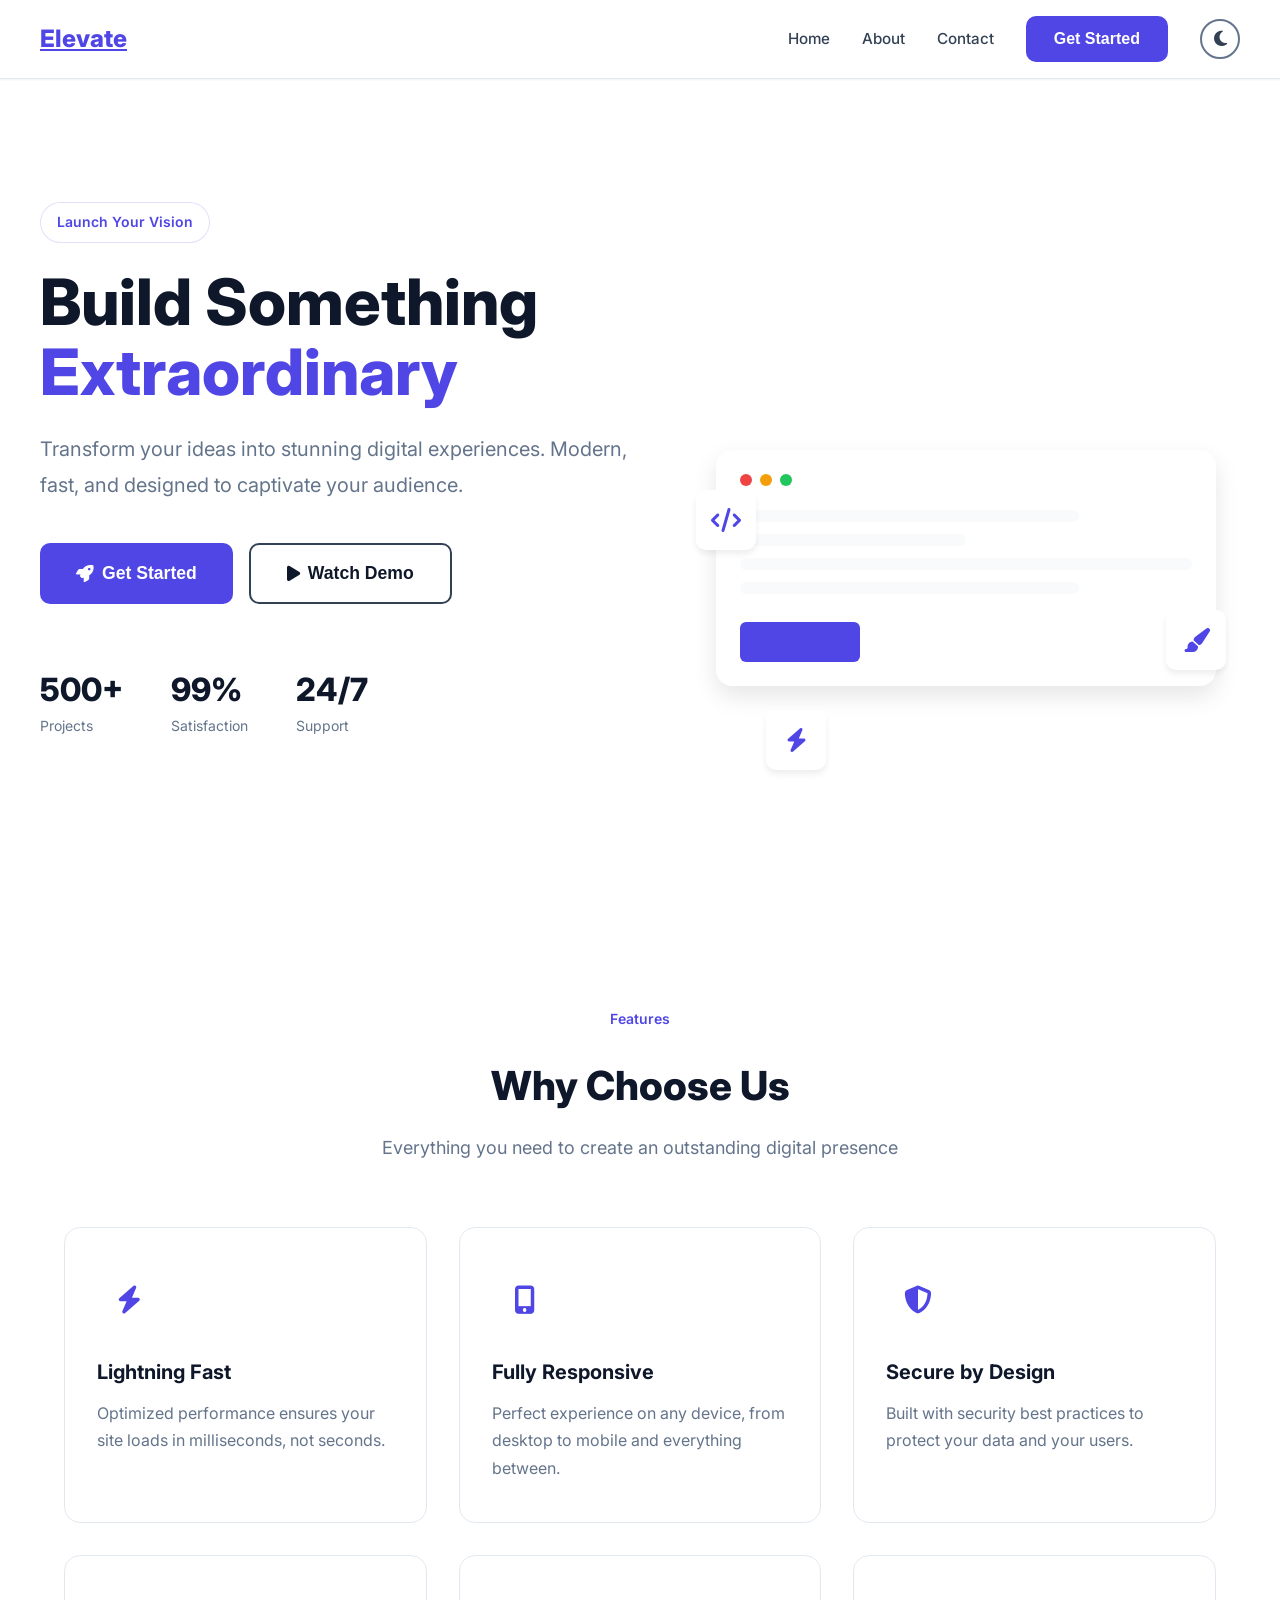
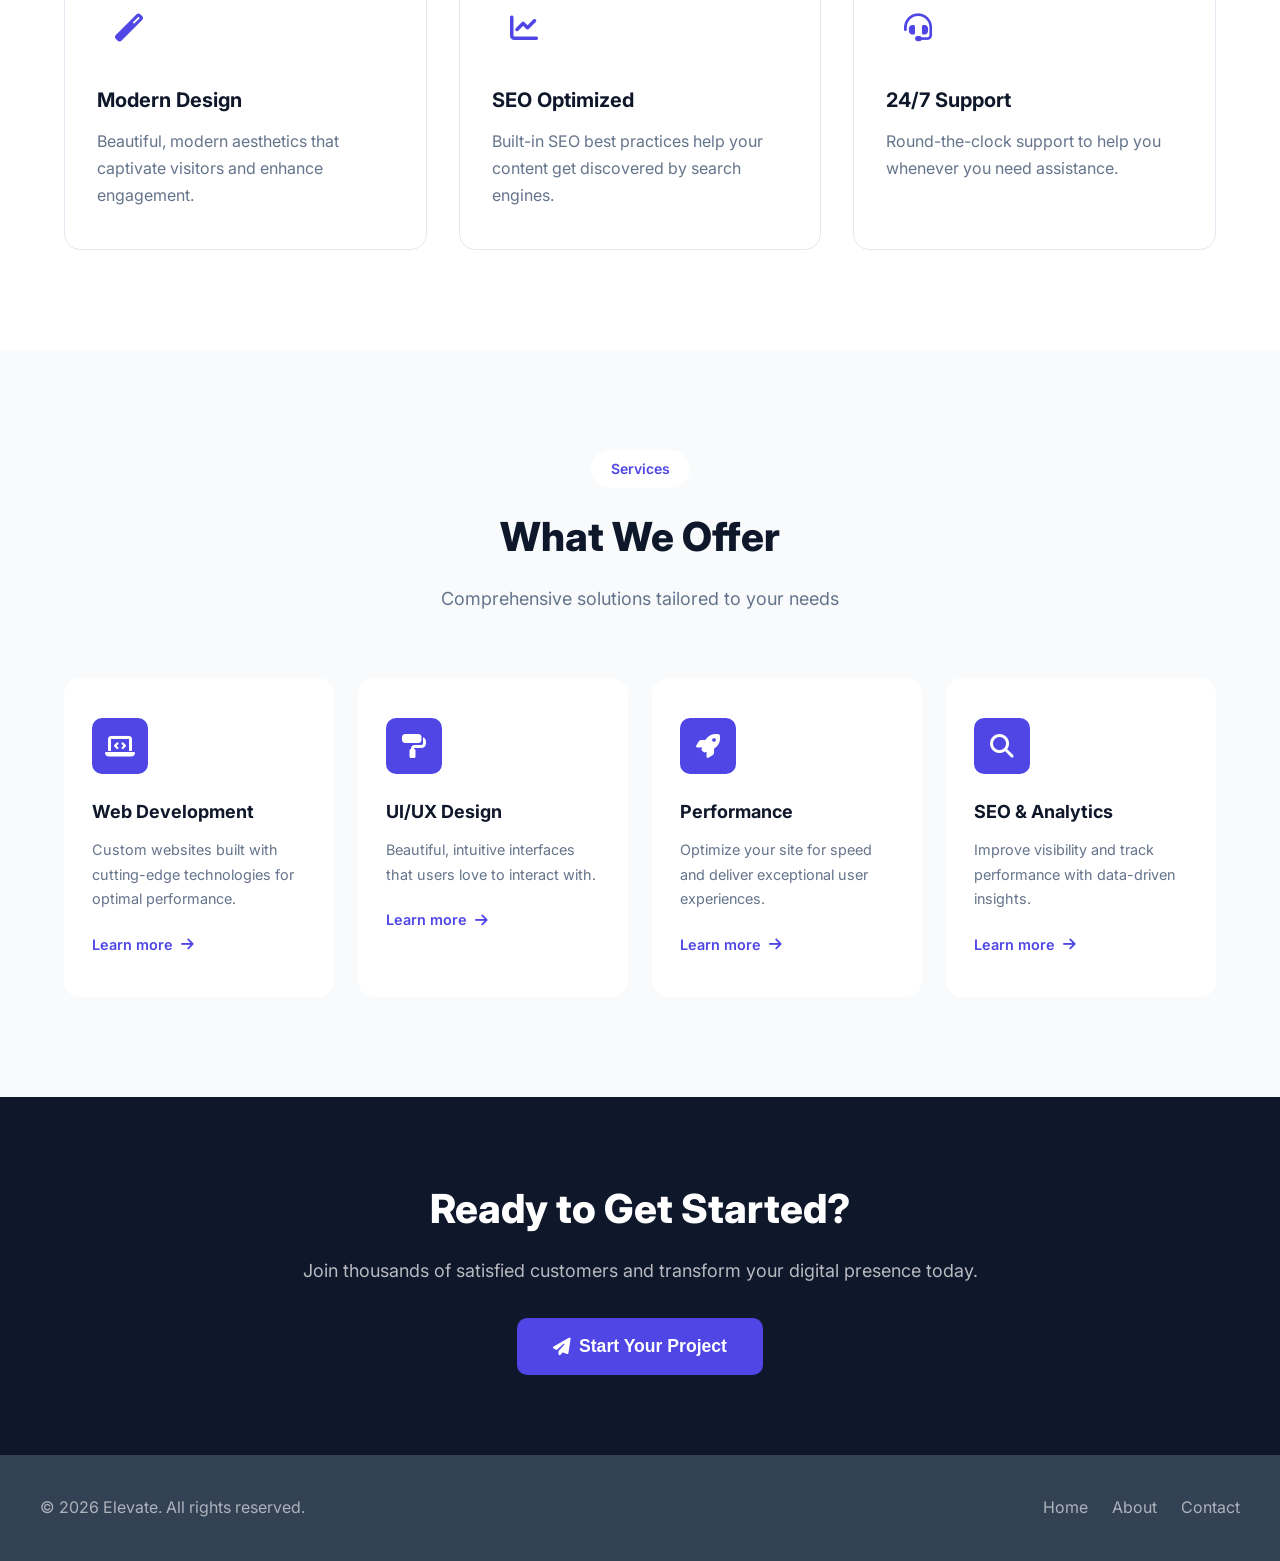
<file: index.html>
<!DOCTYPE html>
<html lang="en">
<head>
  <meta charset="UTF-8">
  <meta name="viewport" content="width=device-width, initial-scale=1.0">
  <title>Elevate - Transform Your Digital Presence</title>
  <link rel="stylesheet" href="assets/css/styles.css">
  <link rel="preconnect" href="https://fonts.googleapis.com">
  <link rel="preconnect" href="https://fonts.gstatic.com" crossorigin>
  <link href="https://fonts.googleapis.com/css2?family=Inter:wght@300;400;500;600;700;800&display=swap" rel="stylesheet">
  <link rel="stylesheet" href="https://cdnjs.cloudflare.com/ajax/libs/font-awesome/6.4.0/css/all.min.css">
  <link rel="stylesheet" href="https://unpkg.com/aos@2.3.1/dist/aos.css">
</head>
<body>

  <!-- Navbar -->
  <div id="navbar"></div>

  <!-- Hero Section -->
  <section class="hero">
    <div class="hero-bg">
      <div class="hero-pattern"></div>
    </div>
    <div class="hero-content">
      <span class="hero-badge" data-aos="fade-down">Launch Your Vision</span>
      <h1 class="hero-title" data-aos="fade-up">Build Something <span class="highlight">Extraordinary</span></h1>
      <p class="hero-subtitle" data-aos="fade-up" data-aos-delay="100">Transform your ideas into stunning digital experiences. Modern, fast, and designed to captivate your audience.</p>
      <div class="hero-actions" data-aos="fade-up" data-aos-delay="200">
        <button class="btn-primary btn-lg" onclick="openModal()">
          <i class="fas fa-rocket"></i> Get Started
        </button>
        <button class="btn-secondary btn-lg">
          <i class="fas fa-play"></i> Watch Demo
        </button>
      </div>
      <div class="hero-stats" data-aos="fade-up" data-aos-delay="300">
        <div class="stat">
          <span class="stat-number">500+</span>
          <span class="stat-label">Projects</span>
        </div>
        <div class="stat">
          <span class="stat-number">99%</span>
          <span class="stat-label">Satisfaction</span>
        </div>
        <div class="stat">
          <span class="stat-number">24/7</span>
          <span class="stat-label">Support</span>
        </div>
      </div>
    </div>
    <div class="hero-visual" data-aos="fade-left">
      <div class="hero-card">
        <div class="card-header">
          <span class="card-dot"></span>
          <span class="card-dot"></span>
          <span class="card-dot"></span>
        </div>
        <div class="card-body">
          <div class="skeleton-line w-75"></div>
          <div class="skeleton-line w-50"></div>
          <div class="skeleton-line w-100"></div>
          <div class="skeleton-line w-75"></div>
          <div class="skeleton-button"></div>
        </div>
      </div>
      <div class="floating-element elem-1">
        <i class="fas fa-code"></i>
      </div>
      <div class="floating-element elem-2">
        <i class="fas fa-paint-brush"></i>
      </div>
      <div class="floating-element elem-3">
        <i class="fas fa-bolt"></i>
      </div>
    </div>
  </section>

  <!-- Features Section -->
  <section class="features" id="features">
    <div class="container">
      <div class="section-header">
        <span class="section-badge" data-aos="fade-down">Features</span>
        <h2 class="section-title" data-aos="fade-up">Why Choose Us</h2>
        <p class="section-subtitle" data-aos="fade-up">Everything you need to create an outstanding digital presence</p>
      </div>
      <div class="features-grid">
        <div class="feature-card" data-aos="fade-up" data-aos-delay="100">
          <div class="feature-icon">
            <i class="fas fa-bolt"></i>
          </div>
          <h3>Lightning Fast</h3>
          <p>Optimized performance ensures your site loads in milliseconds, not seconds.</p>
          <div class="feature-card-bg"></div>
        </div>
        <div class="feature-card" data-aos="fade-up" data-aos-delay="200">
          <div class="feature-icon">
            <i class="fas fa-mobile-alt"></i>
          </div>
          <h3>Fully Responsive</h3>
          <p>Perfect experience on any device, from desktop to mobile and everything between.</p>
          <div class="feature-card-bg"></div>
        </div>
        <div class="feature-card" data-aos="fade-up" data-aos-delay="300">
          <div class="feature-icon">
            <i class="fas fa-shield-alt"></i>
          </div>
          <h3>Secure by Design</h3>
          <p>Built with security best practices to protect your data and your users.</p>
          <div class="feature-card-bg"></div>
        </div>
        <div class="feature-card" data-aos="fade-up" data-aos-delay="400">
          <div class="feature-icon">
            <i class="fas fa-magic"></i>
          </div>
          <h3>Modern Design</h3>
          <p>Beautiful, modern aesthetics that captivate visitors and enhance engagement.</p>
          <div class="feature-card-bg"></div>
        </div>
        <div class="feature-card" data-aos="fade-up" data-aos-delay="500">
          <div class="feature-icon">
            <i class="fas fa-chart-line"></i>
          </div>
          <h3>SEO Optimized</h3>
          <p>Built-in SEO best practices help your content get discovered by search engines.</p>
          <div class="feature-card-bg"></div>
        </div>
        <div class="feature-card" data-aos="fade-up" data-aos-delay="600">
          <div class="feature-icon">
            <i class="fas fa-headset"></i>
          </div>
          <h3>24/7 Support</h3>
          <p>Round-the-clock support to help you whenever you need assistance.</p>
          <div class="feature-card-bg"></div>
        </div>
      </div>
    </div>
  </section>

  <!-- Services Section -->
  <section class="services" id="services">
    <div class="container">
      <div class="section-header">
        <span class="section-badge" data-aos="fade-down">Services</span>
        <h2 class="section-title" data-aos="fade-up">What We Offer</h2>
        <p class="section-subtitle" data-aos="fade-up">Comprehensive solutions tailored to your needs</p>
      </div>
      <div class="services-grid">
        <div class="service-card" data-aos="fade-up" data-aos-delay="100">
          <div class="service-icon">
            <i class="fas fa-laptop-code"></i>
          </div>
          <h3>Web Development</h3>
          <p>Custom websites built with cutting-edge technologies for optimal performance.</p>
          <a href="#" class="service-link">Learn more <i class="fas fa-arrow-right"></i></a>
        </div>
        <div class="service-card" data-aos="fade-up" data-aos-delay="200">
          <div class="service-icon">
            <i class="fas fa-paint-roller"></i>
          </div>
          <h3>UI/UX Design</h3>
          <p>Beautiful, intuitive interfaces that users love to interact with.</p>
          <a href="#" class="service-link">Learn more <i class="fas fa-arrow-right"></i></a>
        </div>
        <div class="service-card" data-aos="fade-up" data-aos-delay="300">
          <div class="service-icon">
            <i class="fas fa-rocket"></i>
          </div>
          <h3>Performance</h3>
          <p>Optimize your site for speed and deliver exceptional user experiences.</p>
          <a href="#" class="service-link">Learn more <i class="fas fa-arrow-right"></i></a>
        </div>
        <div class="service-card" data-aos="fade-up" data-aos-delay="400">
          <div class="service-icon">
            <i class="fas fa-search"></i>
          </div>
          <h3>SEO & Analytics</h3>
          <p>Improve visibility and track performance with data-driven insights.</p>
          <a href="#" class="service-link">Learn more <i class="fas fa-arrow-right"></i></a>
        </div>
      </div>
    </div>
  </section>

  <!-- CTA Section -->
  <section class="cta">
    <div class="container">
      <div class="cta-content" data-aos="zoom-in">
        <h2>Ready to Get Started?</h2>
        <p>Join thousands of satisfied customers and transform your digital presence today.</p>
        <button class="btn-primary btn-lg" onclick="openModal()">
          <i class="fas fa-paper-plane"></i> Start Your Project
        </button>
      </div>
    </div>
  </section>

  <!-- Footer -->
  <div id="footer"></div>

  <!-- Modal -->
  <div class="modal" id="modal">
    <div class="modal-content">
      <button class="modal-close" onclick="closeModal()">&times;</button>
      <div class="modal-header">
        <div class="modal-icon">
          <i class="fas fa-rocket"></i>
        </div>
        <h2>Welcome!</h2>
      </div>
      <p>You have successfully interacted with the enhanced UI. This modal demonstrates improved interactivity and user feedback.</p>
      <button class="btn-primary" onclick="closeModal()">Got it!</button>
    </div>
  </div>

  <script src="assets/js/script.js"></script>
  <script src="https://unpkg.com/aos@2.3.1/dist/aos.js"></script>
  <script>
    AOS.init({
      duration: 800,
      once: true,
      offset: 100
    });
  </script>
</body>
</html>
</file>
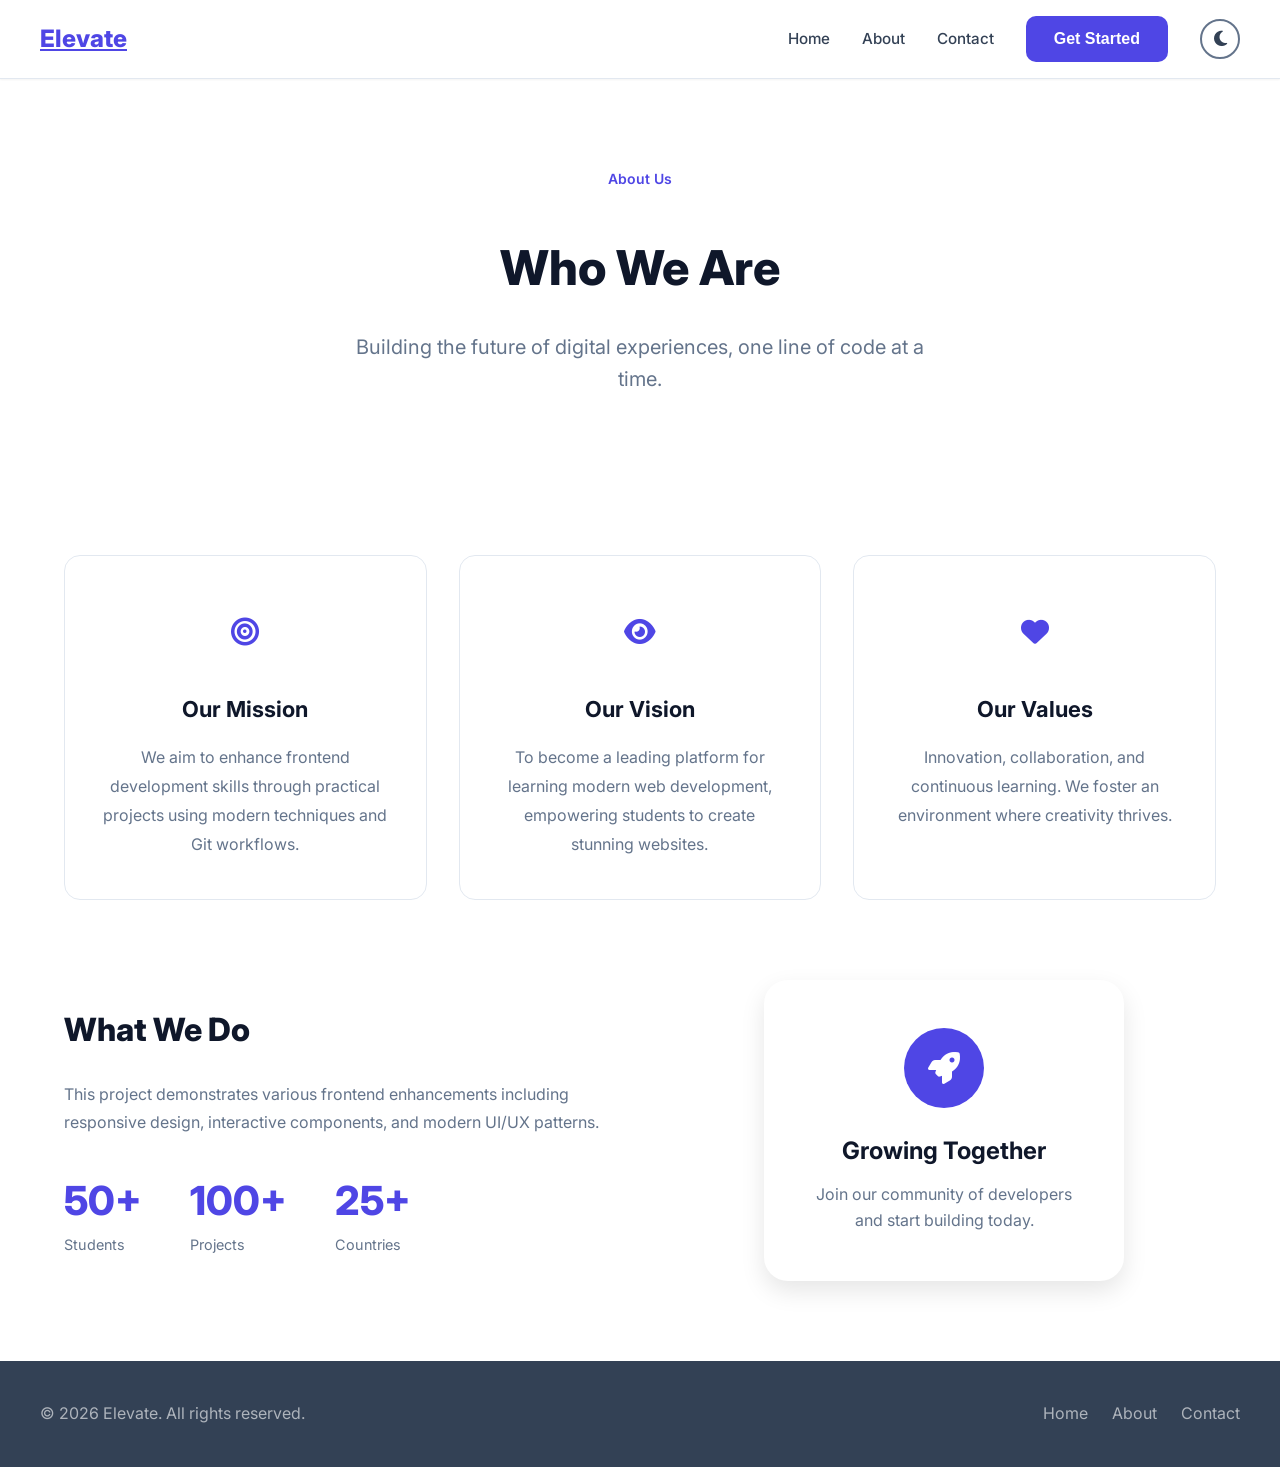
<file: pages/about.html>
<!DOCTYPE html>
<html lang="en">
<head>
  <meta charset="UTF-8">
  <meta name="viewport" content="width=device-width, initial-scale=1.0">
  <title>About - Elevate</title>
  <link rel="stylesheet" href="../assets/css/styles.css">
  <link rel="preconnect" href="https://fonts.googleapis.com">
  <link rel="preconnect" href="https://fonts.gstatic.com" crossorigin>
  <link href="https://fonts.googleapis.com/css2?family=Inter:wght@300;400;500;600;700;800&display=swap" rel="stylesheet">
  <link rel="stylesheet" href="https://cdnjs.cloudflare.com/ajax/libs/font-awesome/6.4.0/css/all.min.css">
  <link rel="stylesheet" href="https://unpkg.com/aos@2.3.1/dist/aos.css">
</head>
<body>

  <div id="navbar"></div>

  <section class="page-header">
    <div class="container">
      <span class="section-badge" data-aos="fade-down">About Us</span>
      <h1 data-aos="fade-up">Who We Are</h1>
      <p data-aos="fade-up">Building the future of digital experiences, one line of code at a time.</p>
    </div>
  </section>

  <section class="about-section">
    <div class="container">
      <div class="about-grid">
        <div class="about-card" data-aos="fade-up" data-aos-delay="100">
          <div class="about-icon">
            <i class="fas fa-bullseye"></i>
          </div>
          <h2>Our Mission</h2>
          <p>We aim to enhance frontend development skills through practical projects using modern techniques and Git workflows.</p>
        </div>
        
        <div class="about-card" data-aos="fade-up" data-aos-delay="200">
          <div class="about-icon">
            <i class="fas fa-eye"></i>
          </div>
          <h2>Our Vision</h2>
          <p>To become a leading platform for learning modern web development, empowering students to create stunning websites.</p>
        </div>
        
        <div class="about-card" data-aos="fade-up" data-aos-delay="300">
          <div class="about-icon">
            <i class="fas fa-heart"></i>
          </div>
          <h2>Our Values</h2>
          <p>Innovation, collaboration, and continuous learning. We foster an environment where creativity thrives.</p>
        </div>
      </div>

      <div class="about-content-block">
        <div class="about-text" data-aos="fade-right">
          <h2>What We Do</h2>
          <p>This project demonstrates various frontend enhancements including responsive design, interactive components, and modern UI/UX patterns.</p>
          <div class="about-stats">
            <div class="about-stat">
              <span class="stat-number">50+</span>
              <span class="stat-label">Students</span>
            </div>
            <div class="about-stat">
              <span class="stat-number">100+</span>
              <span class="stat-label">Projects</span>
            </div>
            <div class="about-stat">
              <span class="stat-number">25+</span>
              <span class="stat-label">Countries</span>
            </div>
          </div>
        </div>
        <div class="about-visual" data-aos="fade-left">
          <div class="about-card-large">
            <div class="about-card-icon">
              <i class="fas fa-rocket"></i>
            </div>
            <h3>Growing Together</h3>
            <p>Join our community of developers and start building today.</p>
          </div>
        </div>
      </div>
    </div>
  </section>

  <div id="footer"></div>

  <script src="../assets/js/script.js"></script>
  <script src="https://unpkg.com/aos@2.3.1/dist/aos.js"></script>
  <script>
    AOS.init({
      duration: 800,
      once: true,
      offset: 100
    });
  </script>
</body>
</html>
</file>
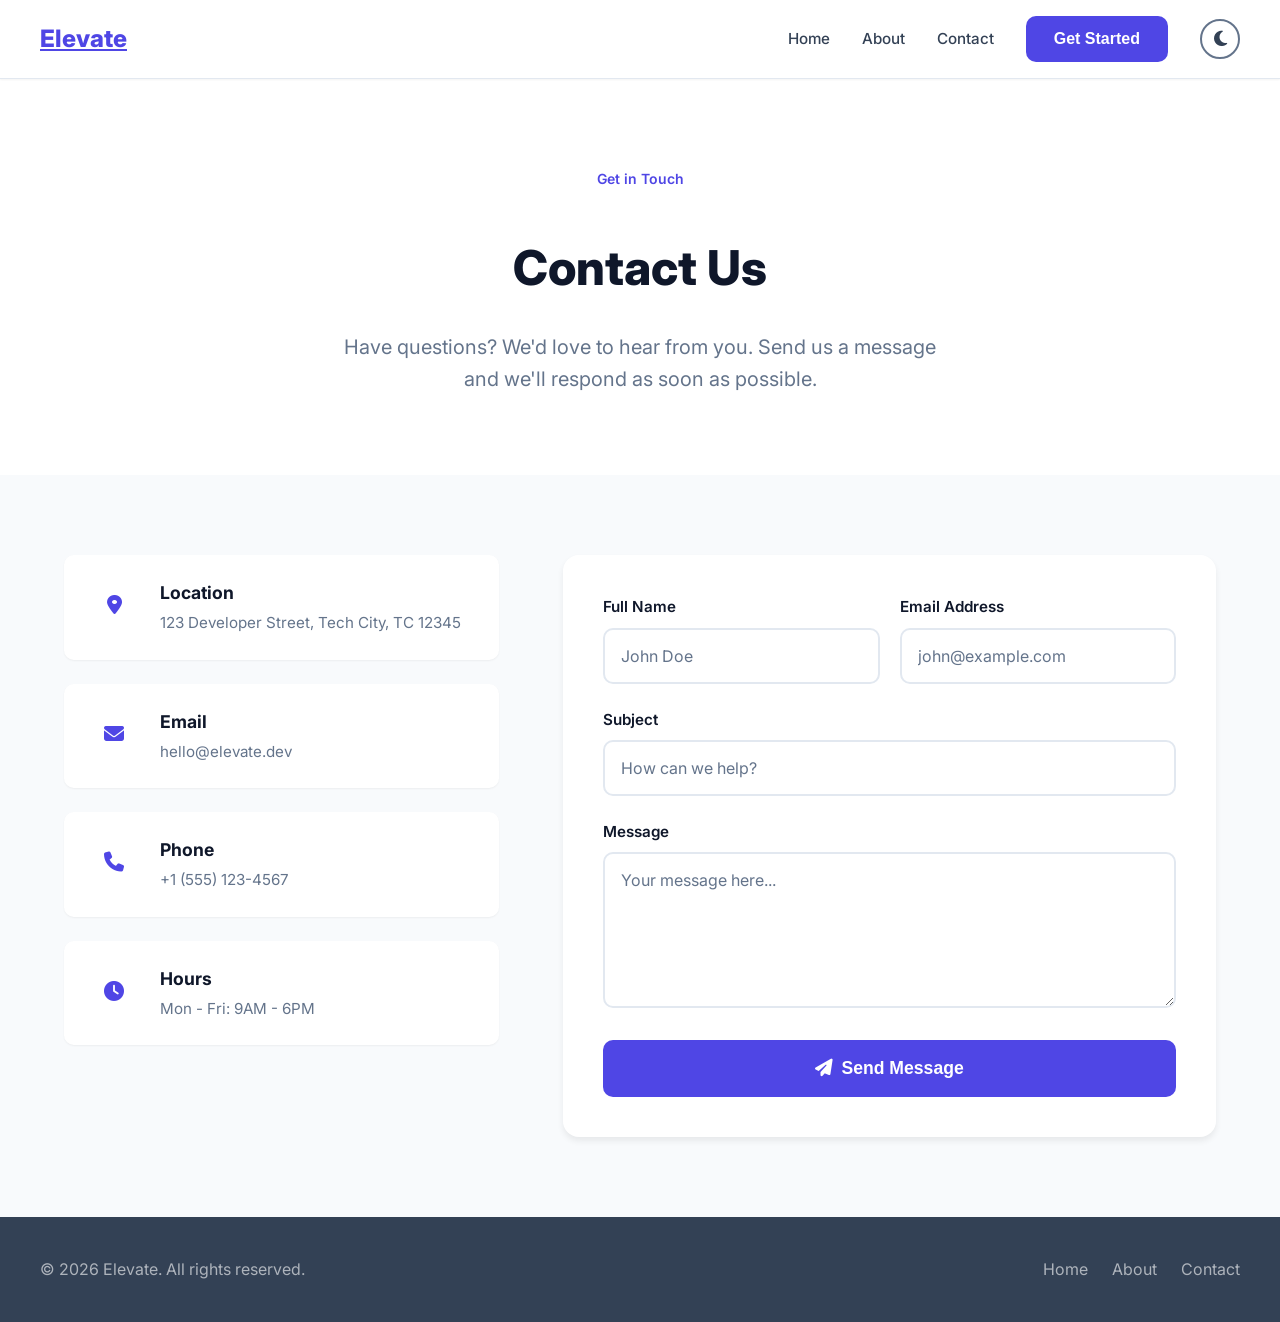
<file: pages/contact.html>
<!DOCTYPE html>
<html lang="en">
<head>
  <meta charset="UTF-8">
  <meta name="viewport" content="width=device-width, initial-scale=1.0">
  <title>Contact - Elevate</title>
  <link rel="stylesheet" href="../assets/css/styles.css">
  <link rel="preconnect" href="https://fonts.googleapis.com">
  <link rel="preconnect" href="https://fonts.gstatic.com" crossorigin>
  <link href="https://fonts.googleapis.com/css2?family=Inter:wght@300;400;500;600;700;800&display=swap" rel="stylesheet">
  <link rel="stylesheet" href="https://cdnjs.cloudflare.com/ajax/libs/font-awesome/6.4.0/css/all.min.css">
  <link rel="stylesheet" href="https://unpkg.com/aos@2.3.1/dist/aos.css">
</head>
<body>

  <div id="navbar"></div>

  <section class="page-header">
    <div class="container">
      <span class="section-badge" data-aos="fade-down">Get in Touch</span>
      <h1 data-aos="fade-up">Contact Us</h1>
      <p data-aos="fade-up">Have questions? We'd love to hear from you. Send us a message and we'll respond as soon as possible.</p>
    </div>
  </section>

  <section class="contact-section">
    <div class="container">
      <div class="contact-grid">
        <div class="contact-info">
          <div class="contact-card" data-aos="fade-right" data-aos-delay="100">
            <div class="contact-icon">
              <i class="fas fa-map-marker-alt"></i>
            </div>
            <div class="contact-details">
              <h3>Location</h3>
              <p>123 Developer Street, Tech City, TC 12345</p>
            </div>
          </div>
          
          <div class="contact-card" data-aos="fade-right" data-aos-delay="200">
            <div class="contact-icon">
              <i class="fas fa-envelope"></i>
            </div>
            <div class="contact-details">
              <h3>Email</h3>
              <p>hello@elevate.dev</p>
            </div>
          </div>
          
          <div class="contact-card" data-aos="fade-right" data-aos-delay="300">
            <div class="contact-icon">
              <i class="fas fa-phone"></i>
            </div>
            <div class="contact-details">
              <h3>Phone</h3>
              <p>+1 (555) 123-4567</p>
            </div>
          </div>
          
          <div class="contact-card" data-aos="fade-right" data-aos-delay="400">
            <div class="contact-icon">
              <i class="fas fa-clock"></i>
            </div>
            <div class="contact-details">
              <h3>Hours</h3>
              <p>Mon - Fri: 9AM - 6PM</p>
            </div>
          </div>
        </div>

        <form class="contact-form" onsubmit="handleSubmit(event)" data-aos="fade-left" data-aos-delay="200">
          <div class="form-row">
            <div class="form-group">
              <label for="name">Full Name</label>
              <input type="text" id="name" name="name" required placeholder="John Doe">
            </div>
            
            <div class="form-group">
              <label for="email">Email Address</label>
              <input type="email" id="email" name="email" required placeholder="john@example.com">
            </div>
          </div>
          
          <div class="form-group">
            <label for="subject">Subject</label>
            <input type="text" id="subject" name="subject" required placeholder="How can we help?">
          </div>
          
          <div class="form-group">
            <label for="message">Message</label>
            <textarea id="message" name="message" rows="6" required placeholder="Your message here..."></textarea>
          </div>
          
          <button type="submit" class="btn-primary btn-lg">
            <i class="fas fa-paper-plane"></i> Send Message
          </button>
        </form>
      </div>
    </div>
  </section>

  <div id="footer"></div>

  <div class="modal" id="modal">
    <div class="modal-content">
      <button class="modal-close" onclick="closeModal()">&times;</button>
      <div class="modal-header">
        <div class="modal-icon">
          <i class="fas fa-check-circle"></i>
        </div>
        <h2>Message Sent!</h2>
      </div>
      <p>Thank you for reaching out. We'll get back to you shortly.</p>
      <button class="btn-primary" onclick="closeModal()">Close</button>
    </div>
  </div>

  <script src="../assets/js/script.js"></script>
  <script src="https://unpkg.com/aos@2.3.1/dist/aos.js"></script>
  <script>
    AOS.init({
      duration: 800,
      once: true,
      offset: 100
    });
  </script>
</body>
</html>
</file>
<file: assets/css/styles.css>
:root {
  --primary: #4f46e5;
  --primary-dark: #3730a3;
  --primary-light: #6366f1;
  --secondary: #db2777;
  --bg: #ffffff;
  --bg-secondary: #f8fafc;
  --text: #0f172a;
  --text-secondary: #334155;
  --text-muted: #64748b;
  --border: #e2e8f0;
  --white: #ffffff;
  --shadow-sm: 0 1px 2px rgba(0, 0, 0, 0.05);
  --shadow-md: 0 4px 6px rgba(0, 0, 0, 0.07);
  --shadow-lg: 0 10px 25px rgba(0, 0, 0, 0.1);
  --radius-sm: 6px;
  --radius-md: 10px;
  --radius-lg: 16px;
  --radius-xl: 24px;
  --transition: all 0.2s ease;
}

[data-theme="dark"] {
  --primary: #818cf8;
  --primary-dark: #6366f1;
  --primary-light: #a5b4fc;
  --secondary: #f472b6;
  --bg: #0f172a;
  --bg-secondary: #1e293b;
  --text: #f1f5f9;
  --text-secondary: #cbd5e1;
  --text-muted: #94a3b8;
  --border: #334155;
  --white: #1e293b;
  --shadow-sm: 0 1px 2px rgba(0, 0, 0, 0.3);
  --shadow-md: 0 4px 6px rgba(0, 0, 0, 0.4);
  --shadow-lg: 0 10px 25px rgba(0, 0, 0, 0.5);
}

* {
  margin: 0;
  padding: 0;
  box-sizing: border-box;
}

html {
  scroll-behavior: smooth;
}

body {
  font-family: 'Inter', -apple-system, BlinkMacSystemFont, 'Segoe UI', sans-serif;
  background-color: var(--bg);
  color: var(--text);
  line-height: 1.6;
  overflow-x: hidden;
}

.container {
  max-width: 1200px;
  margin: 0 auto;
  padding: 0 24px;
}

/* Navbar */
.navbar {
  display: flex;
  justify-content: space-between;
  align-items: center;
  padding: 16px 40px;
  background: var(--white);
  backdrop-filter: blur(10px);
  position: fixed;
  top: 0;
  left: 0;
  right: 0;
  z-index: 1000;
  box-shadow: var(--shadow-sm);
  border-bottom: 1px solid var(--border);
}

[data-theme="dark"] .nav-toggle span {
  background: var(--text);
}

[data-theme="dark"] .navbar {
  background: var(--bg-secondary);
  border-color: var(--border);
}

[data-theme="dark"] .nav-brand {
  color: var(--primary);
}

[data-theme="dark"] .nav-link {
  color: var(--text-secondary);
}

[data-theme="dark"] .nav-link:hover {
  color: var(--primary);
}

[data-theme="dark"] .hero {
  background: var(--bg);
}

[data-theme="dark"] .feature-card,
[data-theme="dark"] .service-card,
[data-theme="dark"] .about-card,
[data-theme="dark"] .contact-card,
[data-theme="dark"] .about-card-large,
[data-theme="dark"] .contact-form {
  background: var(--bg-secondary);
  border-color: var(--border);
}

[data-theme="dark"] .services,
[data-theme="dark"] .contact-section {
  background: var(--bg);
}

[data-theme="dark"] .form-group input,
[data-theme="dark"] .form-group textarea {
  background: var(--bg);
  border-color: var(--border);
  color: var(--text);
}

[data-theme="dark"] .modal-content {
  background: var(--bg-secondary);
}

[data-theme="dark"] .modal-close {
  background: var(--bg);
  color: var(--text);
}

[data-theme="dark"] .team-section {
  background: var(--bg);
}

[data-theme="dark"] .team-card {
  background: var(--bg-secondary);
}

[data-theme="dark"] .team-card h3 {
  color: var(--text);
}

[data-theme="dark"] .team-social a {
  background: var(--bg);
  color: var(--text-muted);
}

/* Theme Toggle */
.theme-toggle {
  background: transparent;
  border: 2px solid var(--text-muted);
  border-radius: 50%;
  width: 40px;
  height: 40px;
  cursor: pointer;
  display: flex;
  align-items: center;
  justify-content: center;
  font-size: 1.1rem;
  color: var(--text-secondary);
  transition: var(--transition);
}

.theme-toggle:hover {
  border-color: var(--primary);
  color: var(--primary);
  transform: rotate(15deg);
}

/* Dark mode section overrides */
[data-theme="dark"] .features,
[data-theme="dark"] .about-section,
[data-theme="dark"] .page-header {
  background: var(--bg);
}

[data-theme="dark"] .section-title,
[data-theme="dark"] .page-header h1 {
  color: var(--text);
}

[data-theme="dark"] .section-subtitle,
[data-theme="dark"] .page-header p {
  color: var(--text-muted);
}

[data-theme="dark"] .hero-badge {
  background: var(--bg-secondary);
  border-color: var(--border);
}

[data-theme="dark"] .btn-secondary {
  border-color: var(--text-secondary);
  color: var(--text);
}

[data-theme="dark"] .btn-secondary:hover {
  background: var(--text);
  color: var(--bg);
}

[data-theme="dark"] .cta {
  background: var(--primary);
}

[data-theme="dark"] .cta-content h2 {
  color: var(--white);
}

[data-theme="dark"] .cta-content p {
  color: rgba(255, 255, 255, 0.8);
}

[data-theme="dark"] .footer {
  background: var(--bg-secondary);
}

[data-theme="dark"] .footer p,
[data-theme="dark"] .footer-links a {
  color: var(--text-muted);
}

[data-theme="dark"] .page-header {
  background: var(--bg);
}

[data-theme="dark"] .about-card h2,
[data-theme="dark"] .about-text h2,
[data-theme="dark"] .about-stat .stat-number,
[data-theme="dark"] .about-card-large h3 {
  color: var(--text);
}

[data-theme="dark"] .about-card p,
[data-theme="dark"] .about-text p,
[data-theme="dark"] .about-stat .stat-label,
[data-theme="dark"] .about-card-large p {
  color: var(--text-muted);
}

[data-theme="dark"] .about-icon {
  background: var(--bg-secondary);
}

[data-theme="dark"] .about-card-large {
  background: var(--bg-secondary);
}

[data-theme="dark"] .contact-card {
  background: var(--bg-secondary);
}

[data-theme="dark"] .contact-details h3 {
  color: var(--text);
}

[data-theme="dark"] .contact-details p {
  color: var(--text-muted);
}

[data-theme="dark"] .contact-icon {
  background: var(--bg);
}

[data-theme="dark"] .form-group label {
  color: var(--text);
}

[data-theme="dark"] .modal h2 {
  color: var(--text);
}

* {
  margin: 0;
  padding: 0;
  box-sizing: border-box;
}

html {
  scroll-behavior: smooth;
}

body {
  font-family: 'Inter', -apple-system, BlinkMacSystemFont, 'Segoe UI', sans-serif;
  background-color: var(--bg);
  color: var(--text);
  line-height: 1.6;
  overflow-x: hidden;
}

.container {
  max-width: 1200px;
  margin: 0 auto;
  padding: 0 24px;
}

/* Navbar */
.navbar {
  display: flex;
  justify-content: space-between;
  align-items: center;
  padding: 16px 40px;
  background: rgba(255, 255, 255, 0.9);
  backdrop-filter: blur(20px);
  position: fixed;
  top: 0;
  left: 0;
  right: 0;
  z-index: 1000;
  box-shadow: var(--shadow-sm);
}

.nav-brand {
  font-size: 1.5rem;
  font-weight: 800;
  color: var(--primary);
}

.nav-toggle {
  display: none;
  flex-direction: column;
  gap: 5px;
  background: none;
  border: none;
  cursor: pointer;
  padding: 5px;
}

.nav-toggle span {
  width: 24px;
  height: 2px;
  background: var(--text);
  border-radius: 2px;
  transition: var(--transition);
}

.nav-menu {
  display: flex;
  list-style: none;
  gap: 32px;
  align-items: center;
}

.nav-link {
  text-decoration: none;
  color: var(--text-secondary);
  font-weight: 500;
  font-size: 0.95rem;
  transition: var(--transition);
  position: relative;
  padding: 8px 0;
}

.nav-link::after {
  content: '';
  position: absolute;
  width: 0;
  height: 2px;
  bottom: 0;
  left: 0;
  background: var(--primary);
  transition: var(--transition);
}

.nav-link:hover {
  color: var(--primary);
}

.nav-link:hover::after {
  width: 100%;
}

/* Buttons */
.btn-primary, .btn-secondary {
  padding: 14px 28px;
  border: none;
  border-radius: var(--radius-md);
  font-size: 1rem;
  font-weight: 600;
  cursor: pointer;
  transition: var(--transition);
  display: inline-flex;
  align-items: center;
  gap: 8px;
}

.btn-primary {
  background: var(--primary);
  color: var(--white);
  box-shadow: var(--shadow-md), var(--shadow-glow);
}

.btn-primary:hover {
  transform: translateY(-3px);
  box-shadow: var(--shadow-lg), 0 0 60px rgba(99, 102, 241, 0.4);
}

.btn-primary:active {
  transform: translateY(-1px);
}

.btn-secondary {
  background: transparent;
  color: var(--text);
  border: 2px solid var(--text-secondary);
}

.btn-secondary:hover {
  background: var(--text);
  color: var(--white);
  transform: translateY(-3px);
}

.btn-lg {
  padding: 18px 36px;
  font-size: 1.1rem;
}

/* Hero Section */
.hero {
  min-height: 100vh;
  display: flex;
  align-items: center;
  padding: 120px 40px 80px;
  position: relative;
  overflow: hidden;
  background: var(--bg);
}

.hero-bg {
  position: absolute;
  inset: 0;
  overflow: hidden;
}

.hero-pattern {
  position: absolute;
  inset: 0;
}

.hero-content {
  max-width: 600px;
  z-index: 2;
}

.hero-badge {
  display: inline-block;
  padding: 8px 16px;
  background: var(--bg);
  border-radius: 50px;
  font-size: 0.875rem;
  font-weight: 600;
  color: var(--primary);
  margin-bottom: 24px;
  border: 1px solid rgba(99, 102, 241, 0.2);
}

.hero-title {
  font-size: 4rem;
  font-weight: 800;
  line-height: 1.1;
  color: var(--text);
  margin-bottom: 24px;
  animation: fadeInUp 0.8s ease-out;
}

.hero-title .highlight {
  color: var(--primary);
}

.hero-subtitle {
  font-size: 1.25rem;
  color: var(--text-muted);
  margin-bottom: 40px;
  line-height: 1.8;
  animation: fadeInUp 0.8s ease-out 0.1s backwards;
}

.hero-actions {
  display: flex;
  gap: 16px;
  margin-bottom: 60px;
  animation: fadeInUp 0.8s ease-out 0.2s backwards;
}

.hero-stats {
  display: flex;
  gap: 48px;
  animation: fadeInUp 0.8s ease-out 0.3s backwards;
}

.stat {
  display: flex;
  flex-direction: column;
}

.stat-number {
  font-size: 2rem;
  font-weight: 800;
  color: var(--text);
}

.stat-label {
  font-size: 0.875rem;
  color: var(--text-muted);
}

.hero-visual {
  position: absolute;
  right: 5%;
  top: 50%;
  transform: translateY(-50%);
  width: 500px;
  height: 400px;
  z-index: 1;
}

.hero-card {
  background: var(--white);
  border-radius: var(--radius-lg);
  box-shadow: var(--shadow-lg);
  padding: 24px;
  animation: float 6s ease-in-out infinite;
}

.card-header {
  display: flex;
  gap: 8px;
  margin-bottom: 24px;
}

.card-dot {
  width: 12px;
  height: 12px;
  border-radius: 50%;
  background: var(--bg-secondary);
}

.card-dot:nth-child(1) { background: #ef4444; }
.card-dot:nth-child(2) { background: #f59e0b; }
.card-dot:nth-child(3) { background: #22c55e; }

.card-body {
  display: flex;
  flex-direction: column;
  gap: 12px;
}

.skeleton-line {
  height: 12px;
  background: var(--bg-secondary);
  border-radius: 6px;
}

.skeleton-line.w-50 { width: 50%; }
.skeleton-line.w-75 { width: 75%; }
.skeleton-line.w-100 { width: 100%; }

.skeleton-button {
  width: 120px;
  height: 40px;
  background: var(--primary);
  border-radius: var(--radius-sm);
  margin-top: 16px;
}

.floating-element {
  position: absolute;
  width: 60px;
  height: 60px;
  background: var(--white);
  border-radius: var(--radius-md);
  display: flex;
  align-items: center;
  justify-content: center;
  font-size: 1.5rem;
  color: var(--primary);
  box-shadow: var(--shadow-md);
  animation: float 4s ease-in-out infinite;
}

.elem-1 {
  top: 10%;
  left: -20px;
  animation-delay: 0s;
}

.elem-2 {
  top: 40%;
  right: -10px;
  animation-delay: 1s;
}

.elem-3 {
  bottom: 20%;
  left: 10%;
  animation-delay: 2s;
}

/* Features Section */
.features {
  padding: 100px 0;
  background: var(--white);
}

.section-header {
  text-align: center;
  margin-bottom: 64px;
}

.section-badge {
  display: inline-block;
  padding: 8px 20px;
  background: var(--bg);
  border-radius: 50px;
  font-size: 0.875rem;
  font-weight: 600;
  color: var(--primary);
  margin-bottom: 16px;
}

.section-title {
  font-size: 2.5rem;
  font-weight: 800;
  color: var(--text);
  margin-bottom: 16px;
}

.section-subtitle {
  font-size: 1.125rem;
  color: var(--text-muted);
  max-width: 600px;
  margin: 0 auto;
}

.features-grid {
  display: grid;
  grid-template-columns: repeat(3, 1fr);
  gap: 32px;
}

.feature-card {
  background: var(--white);
  padding: 40px 32px;
  border-radius: var(--radius-lg);
  border: 1px solid var(--border);
  transition: var(--transition);
  position: relative;
  overflow: hidden;
}

.feature-card:hover {
  transform: translateY(-8px);
  box-shadow: var(--shadow-lg);
  border-color: transparent;
}

.feature-card-bg {
  position: absolute;
  inset: 0;
  background: var(--primary);
  opacity: 0;
  transition: var(--transition);
  z-index: -1;
}

.feature-card:hover .feature-card-bg {
  opacity: 0.05;
}

.feature-icon {
  width: 64px;
  height: 64px;
  background: var(--bg);
  border-radius: var(--radius-md);
  display: flex;
  align-items: center;
  justify-content: center;
  font-size: 1.75rem;
  color: var(--primary);
  margin-bottom: 24px;
}

.feature-card h3 {
  font-size: 1.25rem;
  font-weight: 700;
  color: var(--text);
  margin-bottom: 12px;
}

.feature-card p {
  color: var(--text-muted);
  line-height: 1.7;
}

/* Services Section */
.services {
  padding: 100px 0;
  background: var(--bg-secondary);
}

.services-grid {
  display: grid;
  grid-template-columns: repeat(4, 1fr);
  gap: 24px;
}

.service-card {
  background: var(--white);
  padding: 40px 28px;
  border-radius: var(--radius-lg);
  transition: var(--transition);
  cursor: pointer;
}

.service-card:hover {
  transform: translateY(-8px);
  box-shadow: var(--shadow-lg);
}

.service-icon {
  width: 56px;
  height: 56px;
  background: var(--primary);
  border-radius: var(--radius-md);
  display: flex;
  align-items: center;
  justify-content: center;
  font-size: 1.5rem;
  color: var(--white);
  margin-bottom: 24px;
}

.service-card h3 {
  font-size: 1.125rem;
  font-weight: 700;
  color: var(--text);
  margin-bottom: 12px;
}

.service-card p {
  color: var(--text-muted);
  font-size: 0.9rem;
  line-height: 1.7;
  margin-bottom: 20px;
}

.service-link {
  color: var(--primary);
  text-decoration: none;
  font-weight: 600;
  display: inline-flex;
  align-items: center;
  gap: 8px;
  font-size: 0.9rem;
  transition: var(--transition);
}

.service-link:hover {
  gap: 12px;
}

/* CTA Section */
.cta {
  padding: 80px 0;
  background: var(--text);
  position: relative;
  overflow: hidden;
}

.cta::before {
  content: '';
  position: absolute;
  inset: 0;
}

.cta-content {
  text-align: center;
  position: relative;
  z-index: 1;
}

.cta-content h2 {
  font-size: 2.5rem;
  font-weight: 800;
  color: var(--white);
  margin-bottom: 16px;
}

.cta-content p {
  font-size: 1.125rem;
  color: rgba(255, 255, 255, 0.7);
  margin-bottom: 32px;
}

/* Footer */
.footer {
  background: var(--text-secondary);
  padding: 40px;
}

.footer-content {
  max-width: 1200px;
  margin: 0 auto;
  display: flex;
  justify-content: space-between;
  align-items: center;
}

.footer p {
  color: rgba(255, 255, 255, 0.6);
}

.footer-links {
  display: flex;
  gap: 24px;
}

.footer-links a {
  text-decoration: none;
  color: rgba(255, 255, 255, 0.6);
  transition: var(--transition);
}

.footer-links a:hover {
  color: var(--primary-light);
}

/* Modal */
.modal {
  display: none;
  position: fixed;
  inset: 0;
  background: rgba(15, 23, 42, 0.8);
  backdrop-filter: blur(8px);
  z-index: 2000;
  justify-content: center;
  align-items: center;
  animation: fadeIn 0.3s ease-out;
}

.modal.active {
  display: flex;
}

.modal-content {
  background: var(--white);
  padding: 48px;
  border-radius: var(--radius-xl);
  max-width: 480px;
  width: 90%;
  position: relative;
  animation: scaleIn 0.3s ease-out;
  text-align: center;
}

.modal-close {
  position: absolute;
  top: 20px;
  right: 20px;
  background: var(--bg-secondary);
  border: none;
  width: 40px;
  height: 40px;
  border-radius: 50%;
  font-size: 1.25rem;
  cursor: pointer;
  color: var(--text-muted);
  transition: var(--transition);
  display: flex;
  align-items: center;
  justify-content: center;
}

.modal-close:hover {
  background: var(--bg);
  color: var(--text);
}

.modal-header {
  margin-bottom: 24px;
}

.modal-icon {
  width: 80px;
  height: 80px;
  background: var(--primary);
  border-radius: 50%;
  display: flex;
  align-items: center;
  justify-content: center;
  font-size: 2rem;
  color: var(--white);
  margin: 0 auto 24px;
}

.modal h2 {
  font-size: 1.75rem;
  font-weight: 800;
  color: var(--text);
}

.modal p {
  color: var(--text-muted);
  margin-bottom: 32px;
  line-height: 1.8;
}

/* Animations */
@keyframes fadeInUp {
  from {
    opacity: 0;
    transform: translateY(30px);
  }
  to {
    opacity: 1;
    transform: translateY(0);
  }
}

@keyframes fadeIn {
  from { opacity: 0; }
  to { opacity: 1; }
}

@keyframes scaleIn {
  from {
    opacity: 0;
    transform: scale(0.9);
  }
  to {
    opacity: 1;
    transform: scale(1);
  }
}

@keyframes float {
  0%, 100% { transform: translateY(0px); }
  50% { transform: translateY(-20px); }
}

/* Responsive */
@media (max-width: 1024px) {
  .hero-visual {
    display: none;
  }
  
  .hero-content {
    max-width: 100%;
    text-align: center;
  }
  
  .hero-actions {
    justify-content: center;
  }
  
  .hero-stats {
    justify-content: center;
  }
  
  .features-grid {
    grid-template-columns: repeat(2, 1fr);
  }
  
  .services-grid {
    grid-template-columns: repeat(2, 1fr);
  }
}

@media (max-width: 768px) {
  .navbar {
    padding: 16px 20px;
  }
  
  .nav-toggle {
    display: flex;
  }
  
  .nav-menu {
    display: none;
    position: absolute;
    top: 100%;
    left: 0;
    right: 0;
    background: var(--white);
    flex-direction: column;
    padding: 20px;
    gap: 16px;
    box-shadow: var(--shadow-md);
  }
  
  .nav-menu.active {
    display: flex;
  }
  
  .hero {
    padding: 100px 20px 60px;
  }
  
  .hero-title {
    font-size: 2.5rem;
  }
  
  .hero-actions {
    flex-direction: column;
  }
  
  .hero-stats {
    flex-wrap: wrap;
    gap: 32px;
  }
  
  .features-grid,
  .services-grid {
    grid-template-columns: 1fr;
  }
  
  .section-title {
    font-size: 2rem;
  }
  
  .footer-content {
    flex-direction: column;
    text-align: center;
    gap: 20px;
  }
}

/* Page Header */
.page-header {
  padding: 160px 0 80px;
  background: var(--bg);
  text-align: center;
  position: relative;
}

.page-header::before {
  content: '';
  position: absolute;
  inset: 0;
}

.page-header .container {
  position: relative;
  z-index: 1;
}

.page-header h1 {
  font-size: 3rem;
  font-weight: 800;
  color: var(--text);
  margin: 16px 0 24px;
}

.page-header p {
  font-size: 1.25rem;
  color: var(--text-muted);
  max-width: 600px;
  margin: 0 auto;
}

/* About Section */
.about-section {
  padding: 80px 0;
  background: var(--white);
}

.about-grid {
  display: grid;
  grid-template-columns: repeat(3, 1fr);
  gap: 32px;
  margin-bottom: 80px;
}

.about-card {
  background: var(--white);
  padding: 40px 32px;
  border-radius: var(--radius-lg);
  border: 1px solid var(--border);
  text-align: center;
  transition: var(--transition);
}

.about-card:hover {
  transform: translateY(-8px);
  box-shadow: var(--shadow-lg);
}

.about-icon {
  width: 72px;
  height: 72px;
  background: var(--bg);
  border-radius: 50%;
  display: flex;
  align-items: center;
  justify-content: center;
  font-size: 1.75rem;
  color: var(--primary);
  margin: 0 auto 24px;
}

.about-card h2 {
  font-size: 1.375rem;
  font-weight: 700;
  color: var(--text);
  margin-bottom: 16px;
}

.about-card p {
  color: var(--text-muted);
  line-height: 1.8;
}

.about-content-block {
  display: grid;
  grid-template-columns: 1fr 1fr;
  gap: 64px;
  align-items: center;
}

.about-text h2 {
  font-size: 2rem;
  font-weight: 800;
  color: var(--text);
  margin-bottom: 24px;
}

.about-text p {
  color: var(--text-muted);
  line-height: 1.8;
  margin-bottom: 32px;
}

.about-stats {
  display: flex;
  gap: 48px;
}

.about-stat {
  display: flex;
  flex-direction: column;
}

.about-stat .stat-number {
  font-size: 2.5rem;
  font-weight: 800;
  color: var(--primary);
}

.about-stat .stat-label {
  font-size: 0.9rem;
  color: var(--text-muted);
}

.about-visual {
  display: flex;
  justify-content: center;
}

.about-card-large {
  background: var(--white);
  padding: 48px;
  border-radius: var(--radius-xl);
  box-shadow: var(--shadow-lg);
  text-align: center;
  max-width: 360px;
}

.about-card-icon {
  width: 80px;
  height: 80px;
  background: var(--primary);
  border-radius: 50%;
  display: flex;
  align-items: center;
  justify-content: center;
  font-size: 2rem;
  color: var(--white);
  margin: 0 auto 24px;
}

.about-card-large h3 {
  font-size: 1.5rem;
  font-weight: 700;
  color: var(--text);
  margin-bottom: 12px;
}

.about-card-large p {
  color: var(--text-muted);
}

/* Contact Section */
.contact-section {
  padding: 80px 0;
  background: var(--bg-secondary);
}

.contact-grid {
  display: grid;
  grid-template-columns: 1fr 1.5fr;
  gap: 64px;
}

.contact-info {
  display: flex;
  flex-direction: column;
  gap: 24px;
}

.contact-card {
  display: flex;
  align-items: flex-start;
  gap: 20px;
  background: var(--white);
  padding: 24px;
  border-radius: var(--radius-md);
  box-shadow: var(--shadow-sm);
  transition: var(--transition);
}

.contact-card:hover {
  transform: translateX(8px);
  box-shadow: var(--shadow-md);
}

.contact-icon {
  width: 52px;
  height: 52px;
  background: var(--bg);
  border-radius: var(--radius-md);
  display: flex;
  align-items: center;
  justify-content: center;
  font-size: 1.25rem;
  color: var(--primary);
  flex-shrink: 0;
}

.contact-details h3 {
  font-size: 1.1rem;
  font-weight: 700;
  color: var(--text);
  margin-bottom: 4px;
}

.contact-details p {
  color: var(--text-muted);
  font-size: 0.95rem;
}

.contact-form {
  background: var(--white);
  padding: 40px;
  border-radius: var(--radius-lg);
  box-shadow: var(--shadow-md);
}

.form-row {
  display: grid;
  grid-template-columns: 1fr 1fr;
  gap: 20px;
}

.form-group {
  margin-bottom: 24px;
}

.form-group label {
  display: block;
  margin-bottom: 8px;
  font-weight: 600;
  color: var(--text);
  font-size: 0.95rem;
}

.form-group input,
.form-group textarea {
  width: 100%;
  padding: 16px;
  border: 2px solid var(--border);
  border-radius: var(--radius-md);
  font-size: 1rem;
  font-family: inherit;
  transition: var(--transition);
  background: var(--bg);
}

.form-group input:focus,
.form-group textarea:focus {
  outline: none;
  border-color: var(--primary);
  background: var(--white);
  box-shadow: 0 0 0 4px rgba(99, 102, 241, 0.1);
}

.form-group input::placeholder,
.form-group textarea::placeholder {
  color: var(--text-muted);
}

.contact-form .btn-primary {
  width: 100%;
  justify-content: center;
}

/* Team Section */
.team-section {
  padding: 80px 0;
  background: var(--bg-secondary);
}

.team-grid {
  display: flex;
  justify-content: center;
  gap: 32px;
}

.team-card {
  background: var(--white);
  border-radius: var(--radius-lg);
  padding: 32px;
  text-align: center;
  box-shadow: var(--shadow-md);
  transition: var(--transition);
  max-width: 320px;
}

.team-card:hover {
  transform: translateY(-8px);
  box-shadow: var(--shadow-lg);
}

.team-image {
  width: 120px;
  height: 120px;
  margin: 0 auto 20px;
  border-radius: 50%;
  overflow: hidden;
  border: 4px solid var(--primary);
}

.team-image img {
  width: 100%;
  height: 100%;
  object-fit: cover;
}

.team-card h3 {
  font-size: 1.25rem;
  font-weight: 700;
  color: var(--text);
  margin-bottom: 8px;
}

.team-role {
  color: var(--primary);
  font-weight: 600;
  font-size: 0.9rem;
  margin-bottom: 16px;
}

.team-social {
  display: flex;
  justify-content: center;
  gap: 12px;
}

.team-social a {
  width: 36px;
  height: 36px;
  display: flex;
  align-items: center;
  justify-content: center;
  border-radius: 50%;
  background: var(--bg);
  color: var(--text-muted);
  transition: var(--transition);
}

.team-social a:hover {
  background: var(--primary);
  color: var(--white);
}

/* Responsive for About & Contact */
@media (max-width: 1024px) {
  .about-grid {
    grid-template-columns: 1fr;
  }
  
  .about-content-block {
    grid-template-columns: 1fr;
    gap: 48px;
  }
  
  .contact-grid {
    grid-template-columns: 1fr;
  }
}

@media (max-width: 768px) {
  .page-header {
    padding: 120px 20px 60px;
  }
  
  .page-header h1 {
    font-size: 2.25rem;
  }
  
  .about-stats {
    gap: 32px;
  }
  
  .form-row {
    grid-template-columns: 1fr;
  }
}
</file>
